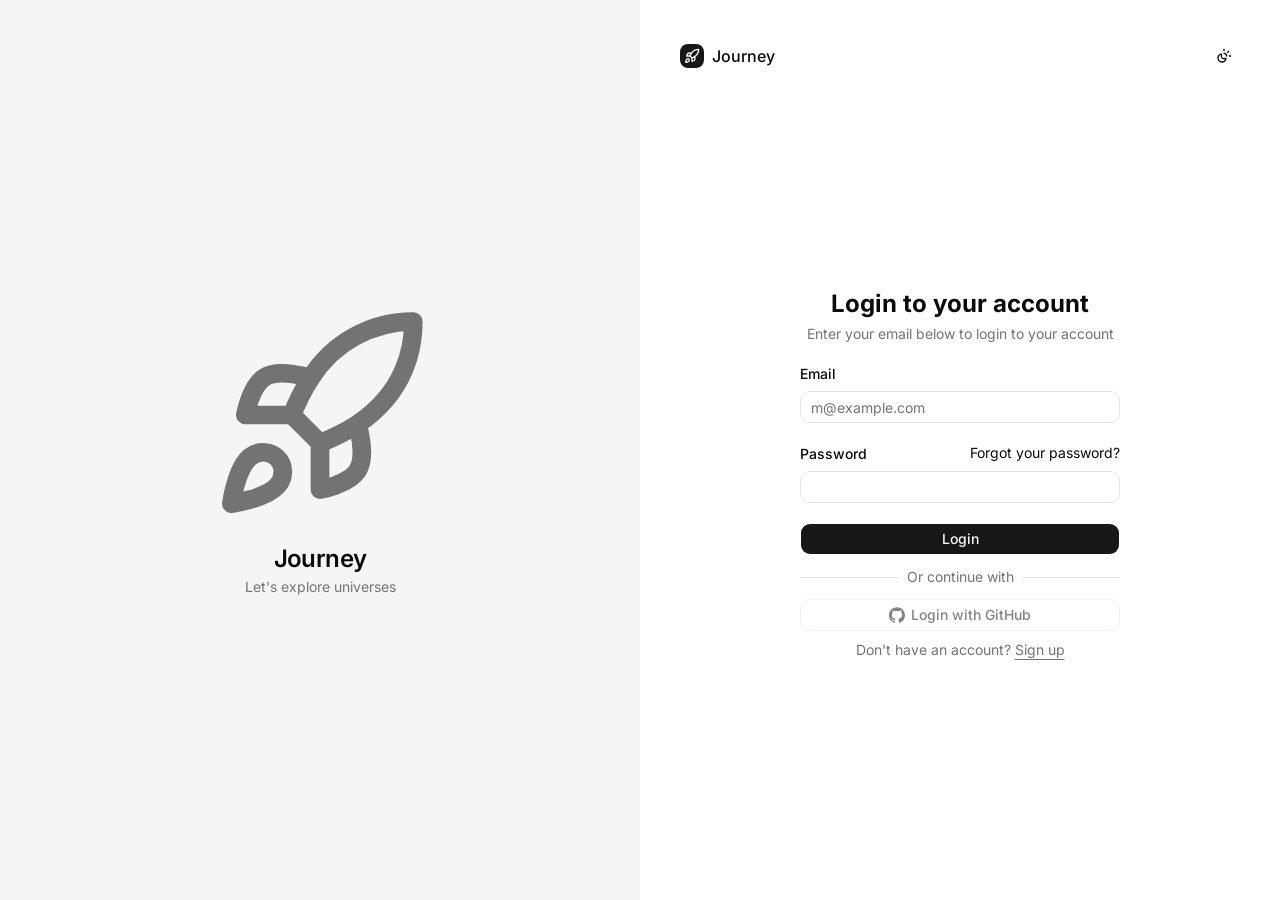
<file: index.html>
<!doctype html>
<html lang="en">
  <head>
    <meta charset="UTF-8" />
    <link rel="icon" href="data:image/svg+xml,<svg xmlns=%22http://www.w3.org/2000/svg%22 viewBox=%220 0 100 100%22><text y=%22.9em%22 font-size=%2290%22>💡</text></svg>" />
    <meta name="viewport" content="width=device-width, initial-scale=1.0" />
    <title>Pradeep-Betty</title>
    <!-- GitHub Pages SPA redirect fix -->
    <script>
      (function(l) {
        if (l.search[1] === '/') {
          var decoded = l.search.slice(1).split('&').map(function(s) {
            return s.replace(/~and~/g, '&')
          }).join('?')
          window.history.replaceState(null, null, l.pathname.slice(0, -1) + decoded + l.hash)
        }
      }(window.location))
    </script>
    <script type="module" crossorigin src="/assets/index-CBCdgkH1.js"></script>
    <link rel="stylesheet" crossorigin href="/assets/index-DYfzfdYp.css">
  </head>
  <body>
    <div id="root"></div>
  </body>
</html>
</file>
